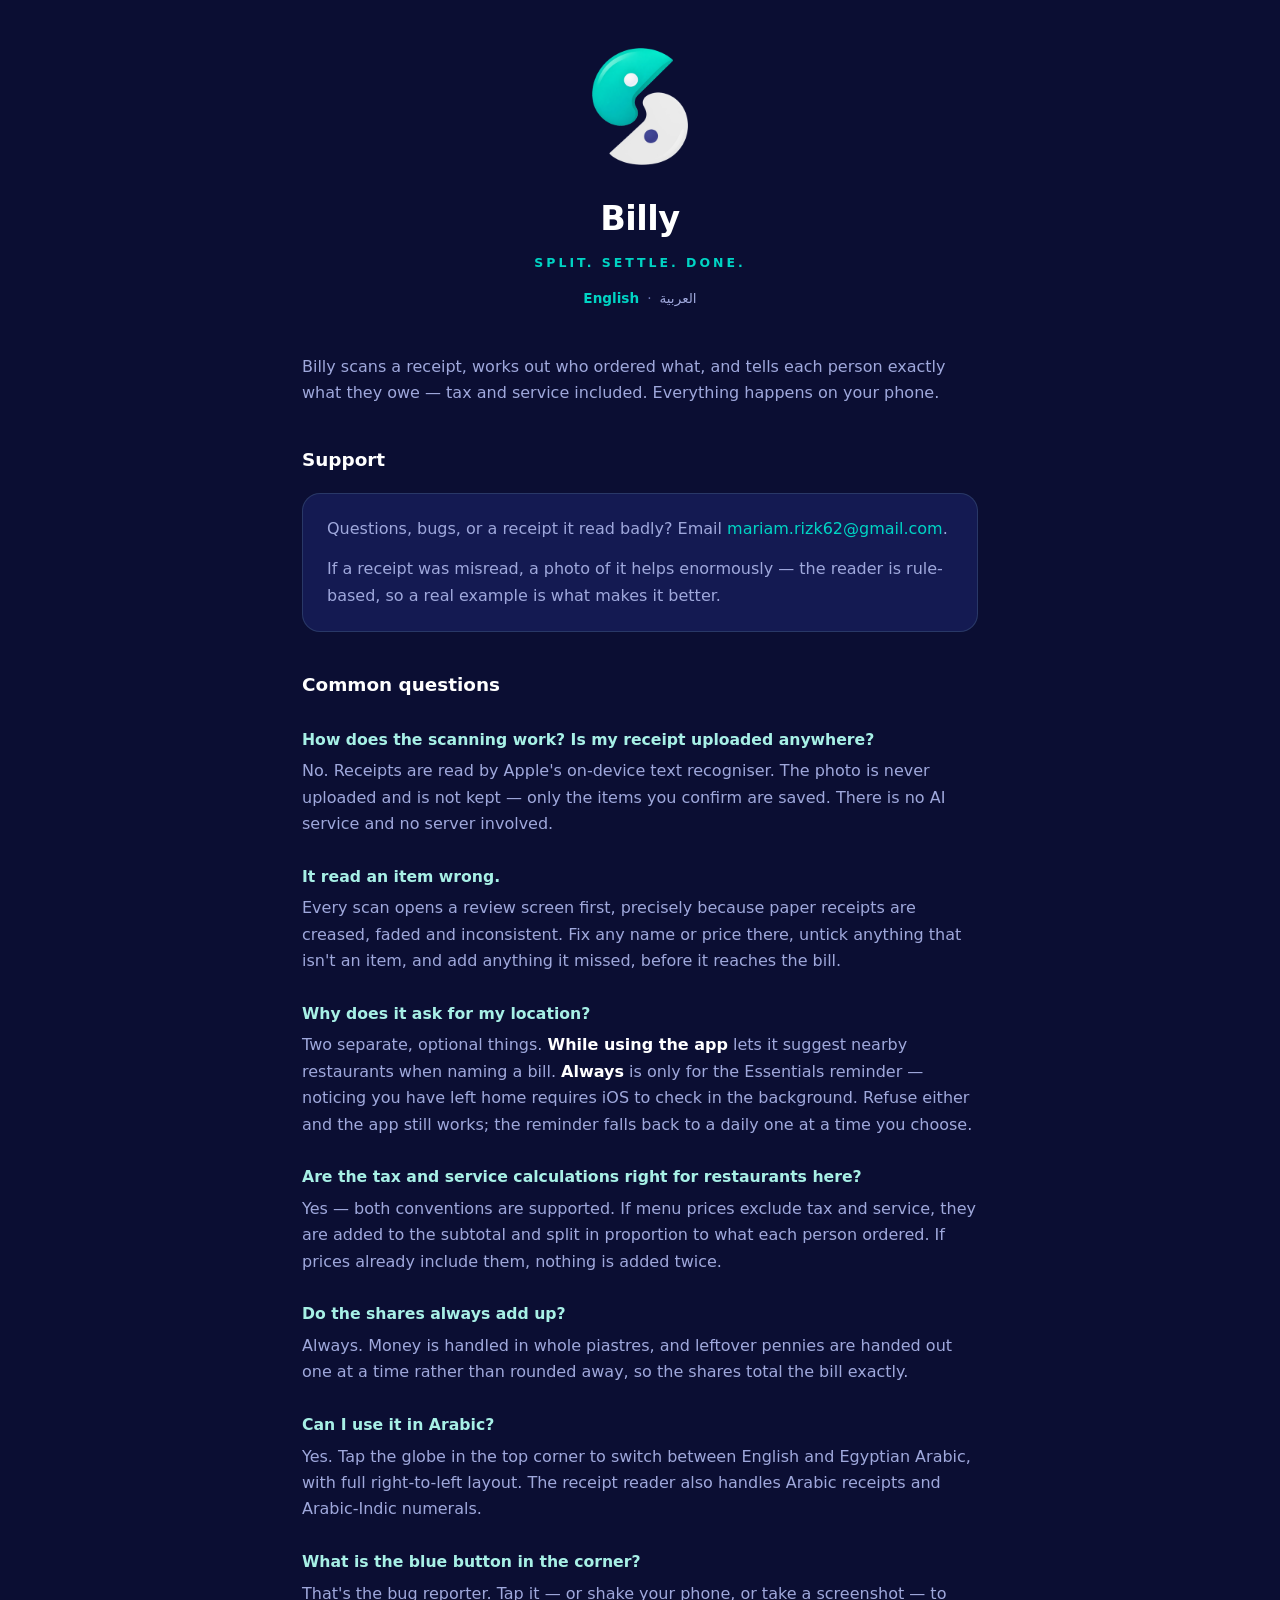
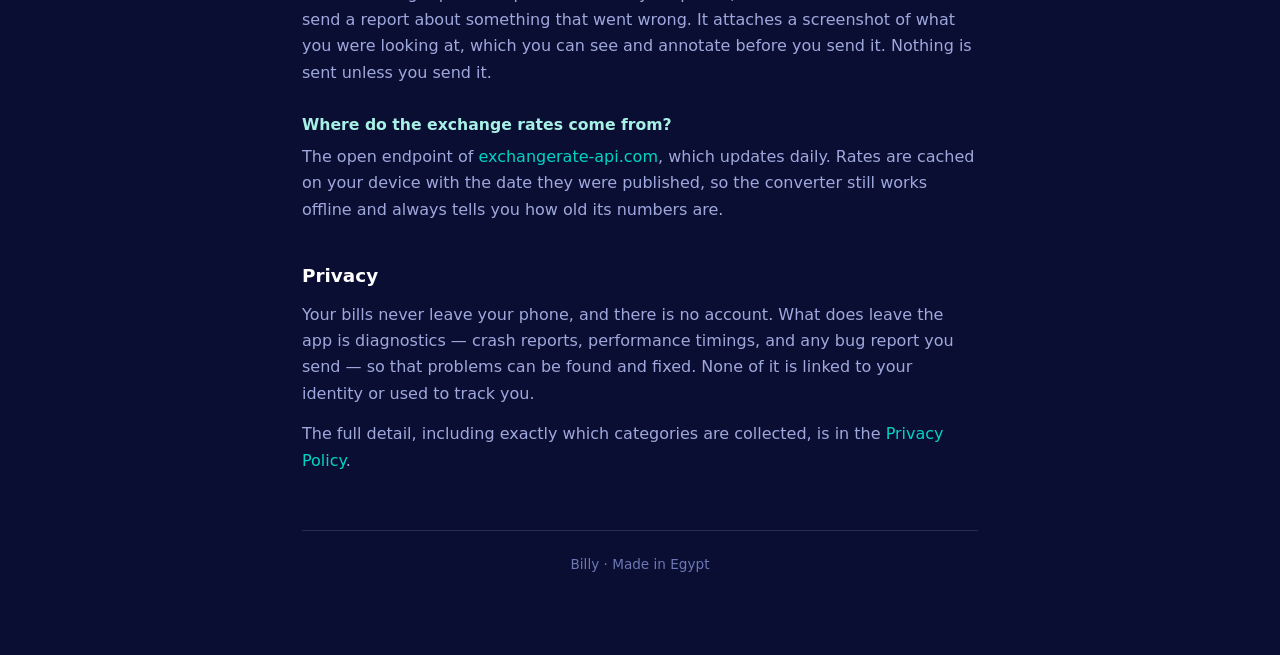
<file: index.html>
<!doctype html>
<html lang="en">
<head>
<meta charset="utf-8">
<meta name="viewport" content="width=device-width, initial-scale=1">
<title>Billy — Support</title>
<meta name="description" content="Support and help for Billy, the receipt-scanning bill splitter.">
<link rel="icon" href="icon.png">
<link rel="stylesheet" href="style.css">
</head>
<body>
<div class="wrap">

  <header>
    <img src="logo.png" alt="Billy">
    <h1>Billy</h1>
    <p class="tagline">Split. Settle. Done.</p>
    <p class="langs"><a class="on" href="index.html">English</a><span>·</span><a href="index-ar.html">العربية</a></p>
  </header>

  <p>Billy scans a receipt, works out who ordered what, and tells each person
  exactly what they owe — tax and service included. Everything happens on your
  phone.</p>

  <h2>Support</h2>
  <div class="card">
    <p>Questions, bugs, or a receipt it read badly? Email
    <a href="mailto:mariam.rizk62@gmail.com">mariam.rizk62@gmail.com</a>.</p>
    <p>If a receipt was misread, a photo of it helps enormously — the reader is
    rule-based, so a real example is what makes it better.</p>
  </div>

  <h2>Common questions</h2>

  <h3>How does the scanning work? Is my receipt uploaded anywhere?</h3>
  <p>No. Receipts are read by Apple's on-device text recogniser. The photo is
  never uploaded and is not kept — only the items you confirm are saved. There is
  no AI service and no server involved.</p>

  <h3>It read an item wrong.</h3>
  <p>Every scan opens a review screen first, precisely because paper receipts are
  creased, faded and inconsistent. Fix any name or price there, untick anything
  that isn't an item, and add anything it missed, before it reaches the bill.</p>

  <h3>Why does it ask for my location?</h3>
  <p>Two separate, optional things. <strong>While using the app</strong> lets it
  suggest nearby restaurants when naming a bill. <strong>Always</strong> is only
  for the Essentials reminder — noticing you have left home requires iOS to check
  in the background. Refuse either and the app still works; the reminder falls
  back to a daily one at a time you choose.</p>

  <h3>Are the tax and service calculations right for restaurants here?</h3>
  <p>Yes — both conventions are supported. If menu prices exclude tax and
  service, they are added to the subtotal and split in proportion to what each
  person ordered. If prices already include them, nothing is added twice.</p>

  <h3>Do the shares always add up?</h3>
  <p>Always. Money is handled in whole piastres, and leftover pennies are handed
  out one at a time rather than rounded away, so the shares total the bill
  exactly.</p>

  <h3>Can I use it in Arabic?</h3>
  <p>Yes. Tap the globe in the top corner to switch between English and Egyptian
  Arabic, with full right-to-left layout. The receipt reader also handles Arabic
  receipts and Arabic-Indic numerals.</p>

  <h3>What is the blue button in the corner?</h3>
  <p>That's the bug reporter. Tap it — or shake your phone, or take a
  screenshot — to send a report about something that went wrong. It attaches a
  screenshot of what you were looking at, which you can see and annotate before
  you send it. Nothing is sent unless you send it.</p>

  <h3>Where do the exchange rates come from?</h3>
  <p>The open endpoint of <a href="https://www.exchangerate-api.com">exchangerate-api.com</a>,
  which updates daily. Rates are cached on your device with the date they were
  published, so the converter still works offline and always tells you how old
  its numbers are.</p>

  <h2>Privacy</h2>
  <p>Your bills never leave your phone, and there is no account. What does
  leave the app is diagnostics — crash reports, performance timings, and any bug
  report you send — so that problems can be found and fixed. None of it is
  linked to your identity or used to track you.</p>
  <p>The full detail, including exactly which categories are collected, is in
  the <a href="privacy.html">Privacy Policy</a>.</p>

  <footer>
    Billy · Made in Egypt
  </footer>

</div>
</body>
</html>
</file>
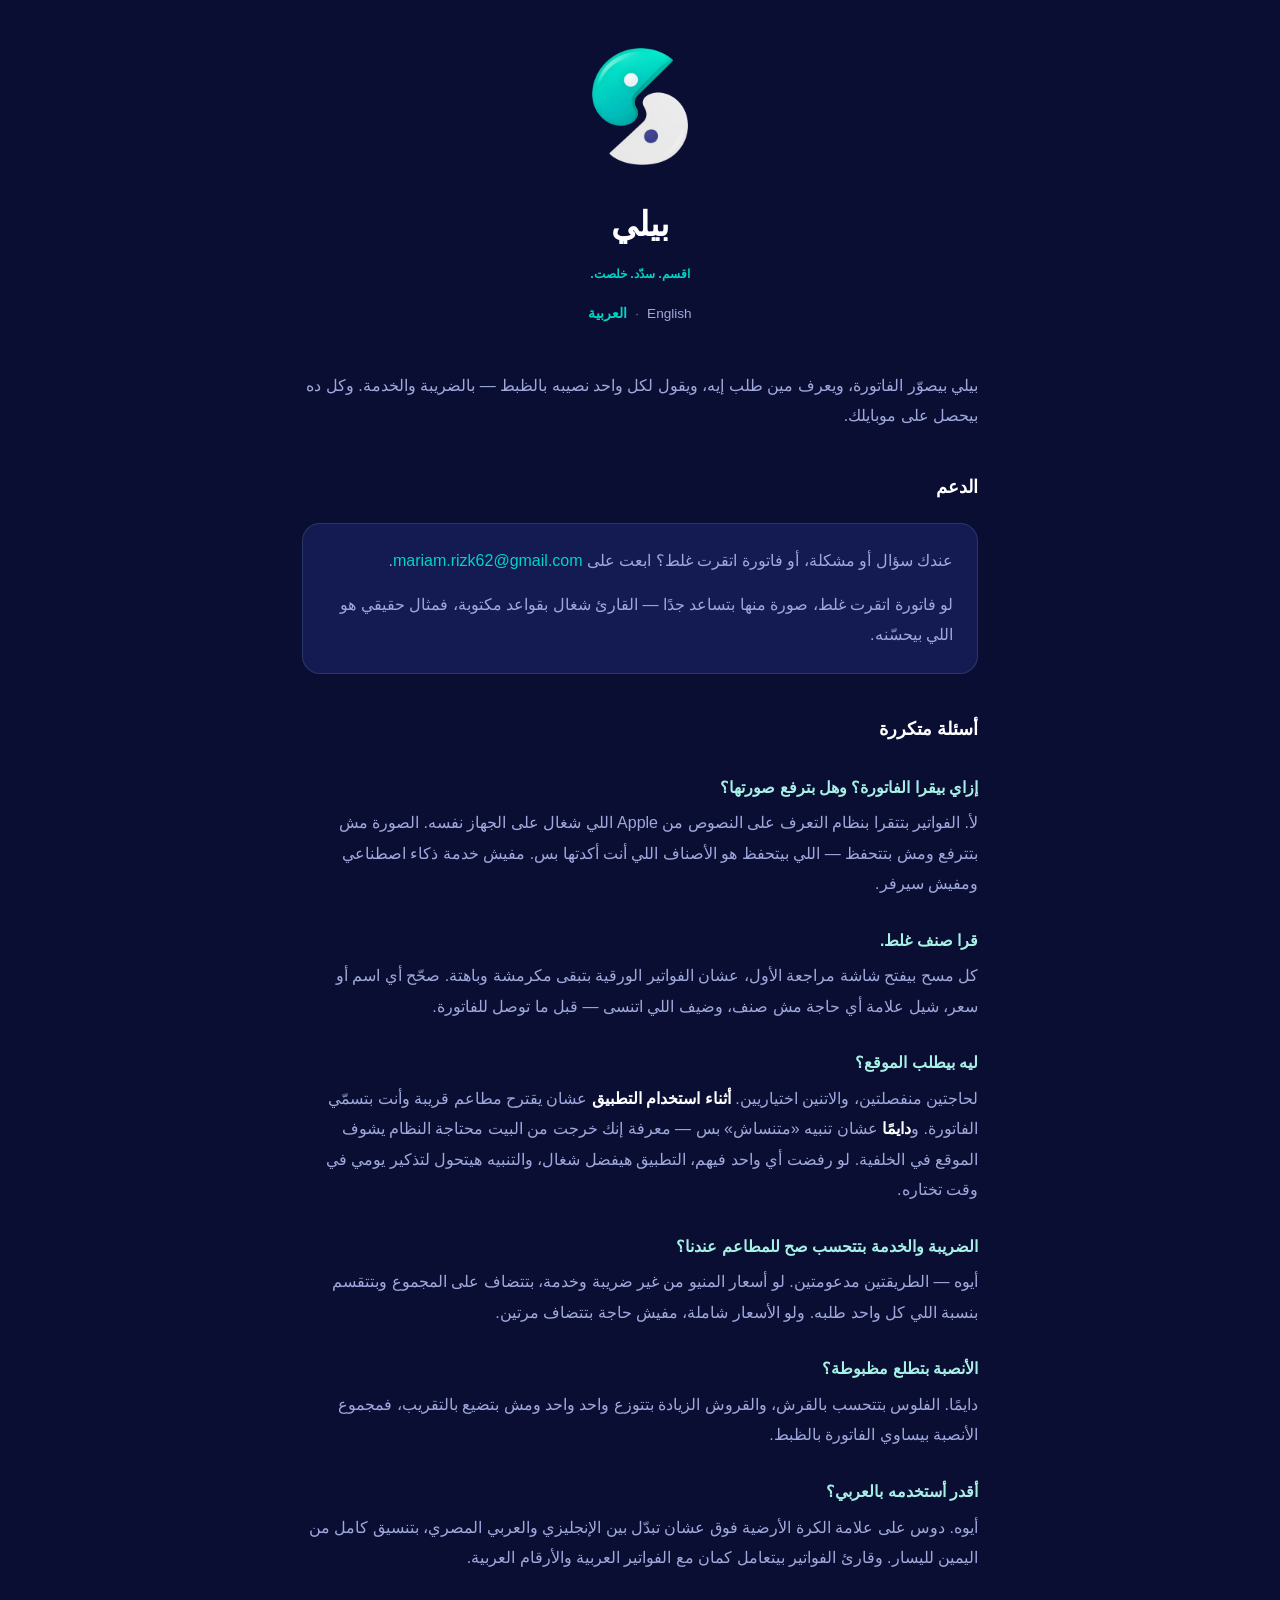
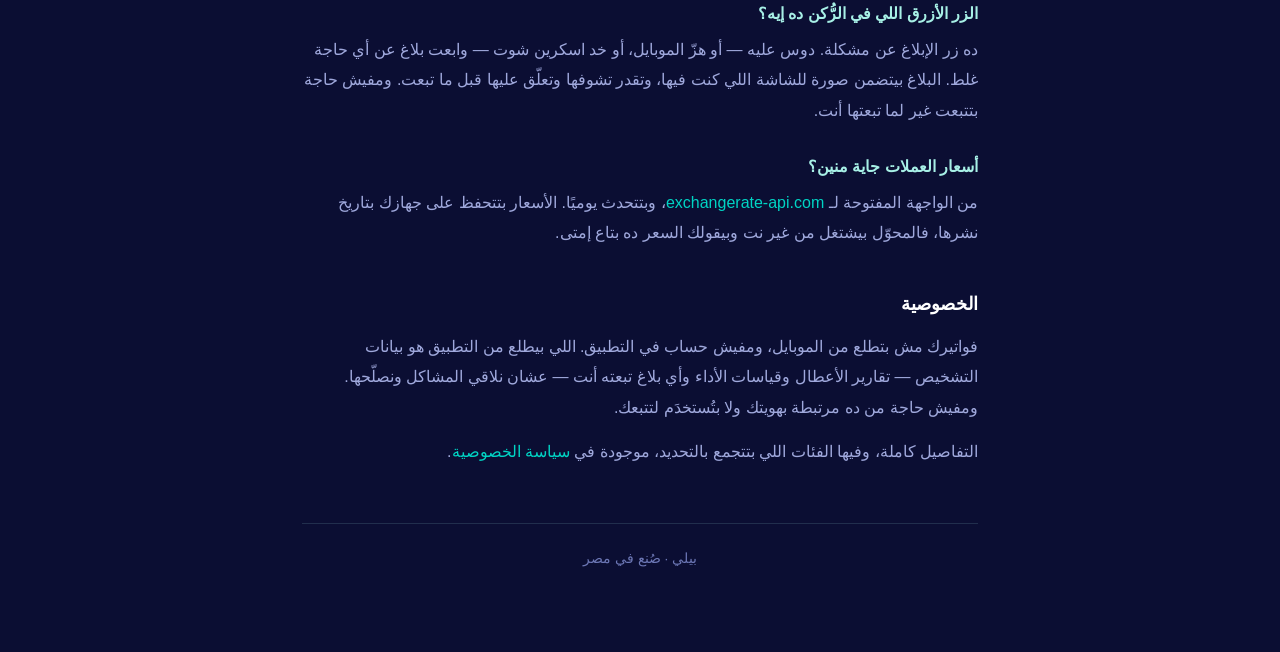
<file: index-ar.html>
<!doctype html>
<html lang="ar" dir="rtl">
<head>
<meta charset="utf-8">
<meta name="viewport" content="width=device-width, initial-scale=1">
<title>بيلي — الدعم</title>
<meta name="description" content="الدعم والمساعدة لتطبيق بيلي، اللي بيصوّر الفاتورة ويقسمها.">
<link rel="icon" href="icon.png">
<link rel="stylesheet" href="style.css">
</head>
<body>
<div class="wrap">

  <header>
    <img src="logo.png" alt="Billy">
    <h1>بيلي</h1>
    <p class="tagline">اقسم. سدّد. خلصت.</p>
    <p class="langs"><a href="index.html">English</a><span>·</span><a class="on" href="index-ar.html">العربية</a></p>
  </header>

  <p>بيلي بيصوّر الفاتورة، ويعرف مين طلب إيه، ويقول لكل واحد نصيبه بالظبط —
  بالضريبة والخدمة. وكل ده بيحصل على موبايلك.</p>

  <h2>الدعم</h2>
  <div class="card">
    <p>عندك سؤال أو مشكلة، أو فاتورة اتقرت غلط؟ ابعت على
    <a href="mailto:mariam.rizk62@gmail.com">mariam.rizk62@gmail.com</a>.</p>
    <p>لو فاتورة اتقرت غلط، صورة منها بتساعد جدًا — القارئ شغال بقواعد مكتوبة،
    فمثال حقيقي هو اللي بيحسّنه.</p>
  </div>

  <h2>أسئلة متكررة</h2>

  <h3>إزاي بيقرا الفاتورة؟ وهل بترفع صورتها؟</h3>
  <p>لأ. الفواتير بتتقرا بنظام التعرف على النصوص من Apple اللي شغال على الجهاز
  نفسه. الصورة مش بتترفع ومش بتتحفظ — اللي بيتحفظ هو الأصناف اللي أنت أكدتها بس.
  مفيش خدمة ذكاء اصطناعي ومفيش سيرفر.</p>

  <h3>قرا صنف غلط.</h3>
  <p>كل مسح بيفتح شاشة مراجعة الأول، عشان الفواتير الورقية بتبقى مكرمشة وباهتة.
  صحّح أي اسم أو سعر، شيل علامة أي حاجة مش صنف، وضيف اللي اتنسى — قبل ما توصل
  للفاتورة.</p>

  <h3>ليه بيطلب الموقع؟</h3>
  <p>لحاجتين منفصلتين، والاتنين اختياريين. <strong>أثناء استخدام التطبيق</strong>
  عشان يقترح مطاعم قريبة وأنت بتسمّي الفاتورة. و<strong>دايمًا</strong> عشان
  تنبيه «متنساش» بس — معرفة إنك خرجت من البيت محتاجة النظام يشوف الموقع في
  الخلفية. لو رفضت أي واحد فيهم، التطبيق هيفضل شغال، والتنبيه هيتحول لتذكير يومي
  في وقت تختاره.</p>

  <h3>الضريبة والخدمة بتتحسب صح للمطاعم عندنا؟</h3>
  <p>أيوه — الطريقتين مدعومتين. لو أسعار المنيو من غير ضريبة وخدمة، بتتضاف على
  المجموع وبتتقسم بنسبة اللي كل واحد طلبه. ولو الأسعار شاملة، مفيش حاجة بتتضاف
  مرتين.</p>

  <h3>الأنصبة بتطلع مظبوطة؟</h3>
  <p>دايمًا. الفلوس بتتحسب بالقرش، والقروش الزيادة بتتوزع واحد واحد ومش بتضيع
  بالتقريب، فمجموع الأنصبة بيساوي الفاتورة بالظبط.</p>

  <h3>أقدر أستخدمه بالعربي؟</h3>
  <p>أيوه. دوس على علامة الكرة الأرضية فوق عشان تبدّل بين الإنجليزي والعربي
  المصري، بتنسيق كامل من اليمين لليسار. وقارئ الفواتير بيتعامل كمان مع الفواتير
  العربية والأرقام العربية.</p>

  <h3>الزر الأزرق اللي في الرُّكن ده إيه؟</h3>
  <p>ده زر الإبلاغ عن مشكلة. دوس عليه — أو هزّ الموبايل، أو خد اسكرين شوت —
  وابعت بلاغ عن أي حاجة غلط. البلاغ بيتضمن صورة للشاشة اللي كنت فيها، وتقدر
  تشوفها وتعلّق عليها قبل ما تبعت. ومفيش حاجة بتتبعت غير لما تبعتها أنت.</p>

  <h3>أسعار العملات جاية منين؟</h3>
  <p>من الواجهة المفتوحة لـ
  <a href="https://www.exchangerate-api.com">exchangerate-api.com</a>، وبتتحدث
  يوميًا. الأسعار بتتحفظ على جهازك بتاريخ نشرها، فالمحوّل بيشتغل من غير نت
  وبيقولك السعر ده بتاع إمتى.</p>

  <h2>الخصوصية</h2>
  <p>فواتيرك مش بتطلع من الموبايل، ومفيش حساب في التطبيق. اللي بيطلع من التطبيق
  هو بيانات التشخيص — تقارير الأعطال وقياسات الأداء وأي بلاغ تبعته أنت — عشان
  نلاقي المشاكل ونصلّحها. ومفيش حاجة من ده مرتبطة بهويتك ولا بتُستخدَم لتتبعك.</p>
  <p>التفاصيل كاملة، وفيها الفئات اللي بتتجمع بالتحديد، موجودة في
  <a href="privacy-ar.html">سياسة الخصوصية</a>.</p>

  <footer>
    بيلي · صُنع في مصر
  </footer>

</div>
</body>
</html>
</file>
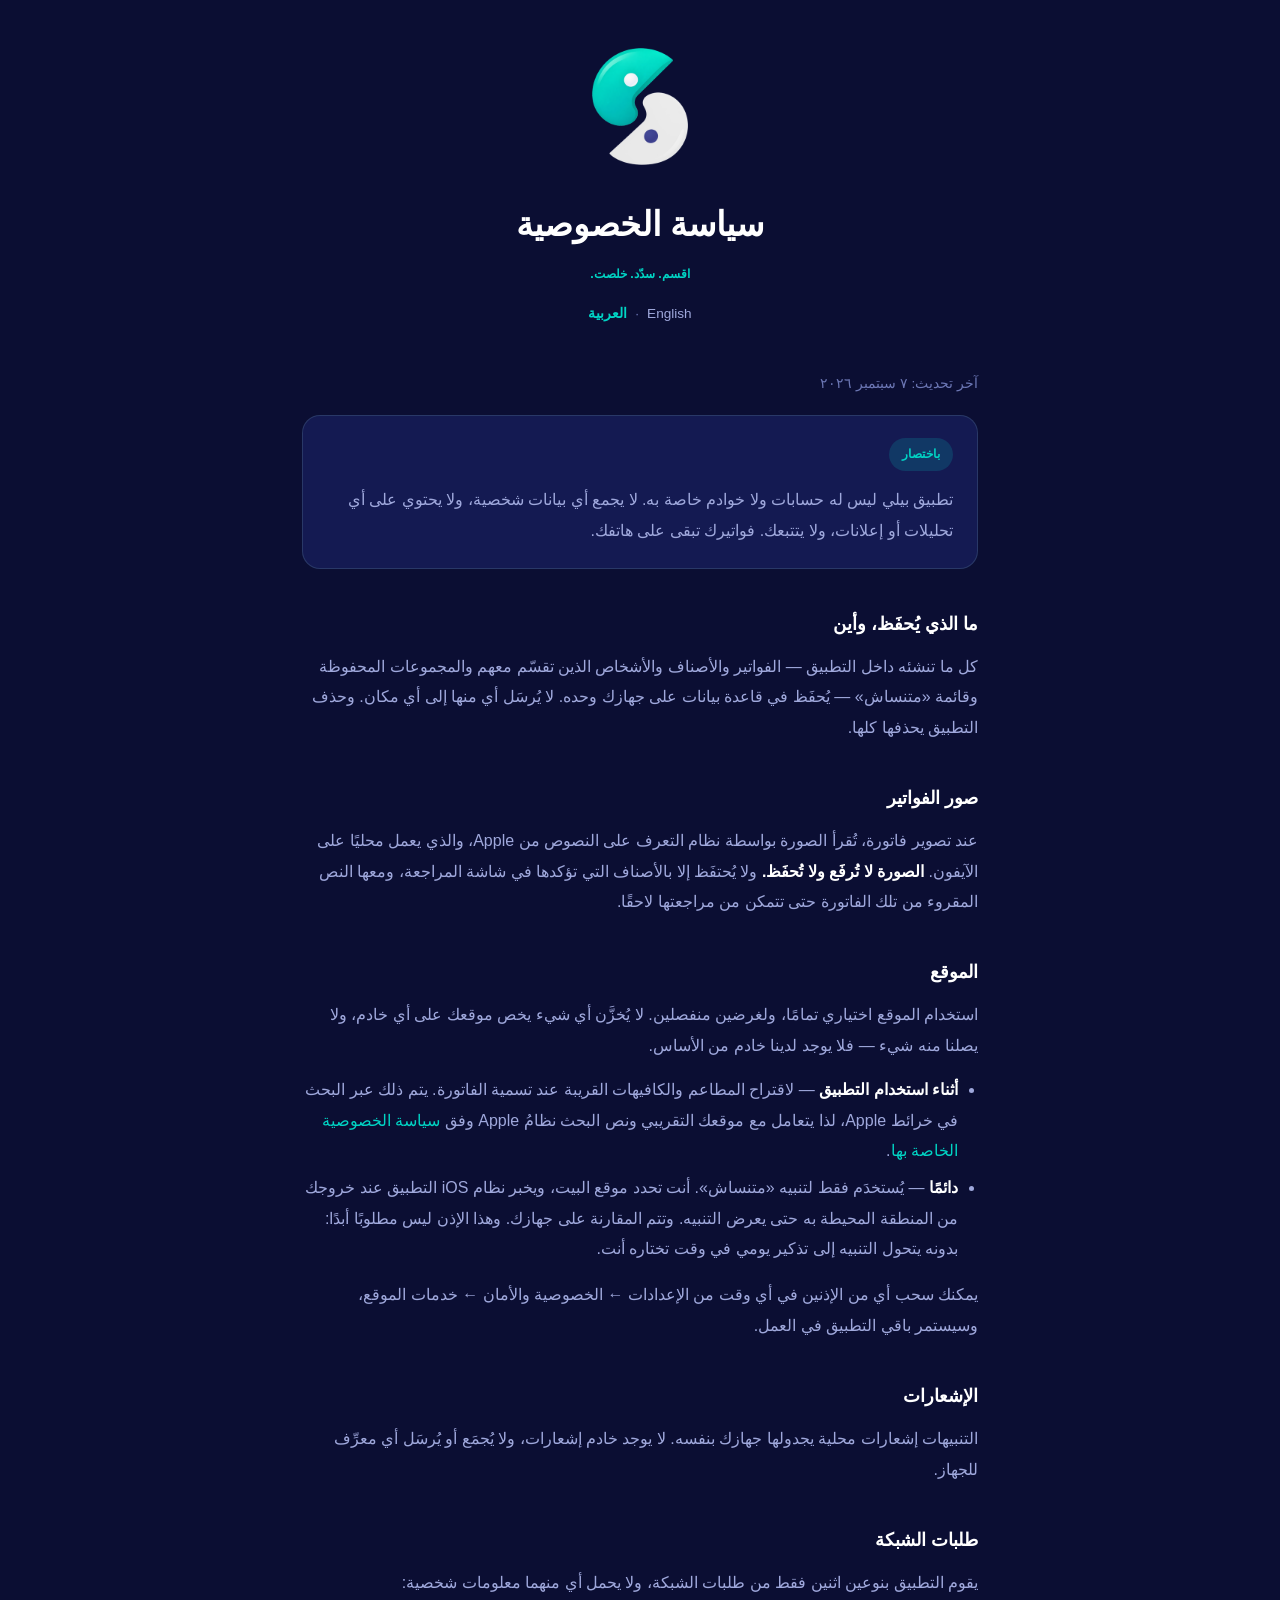
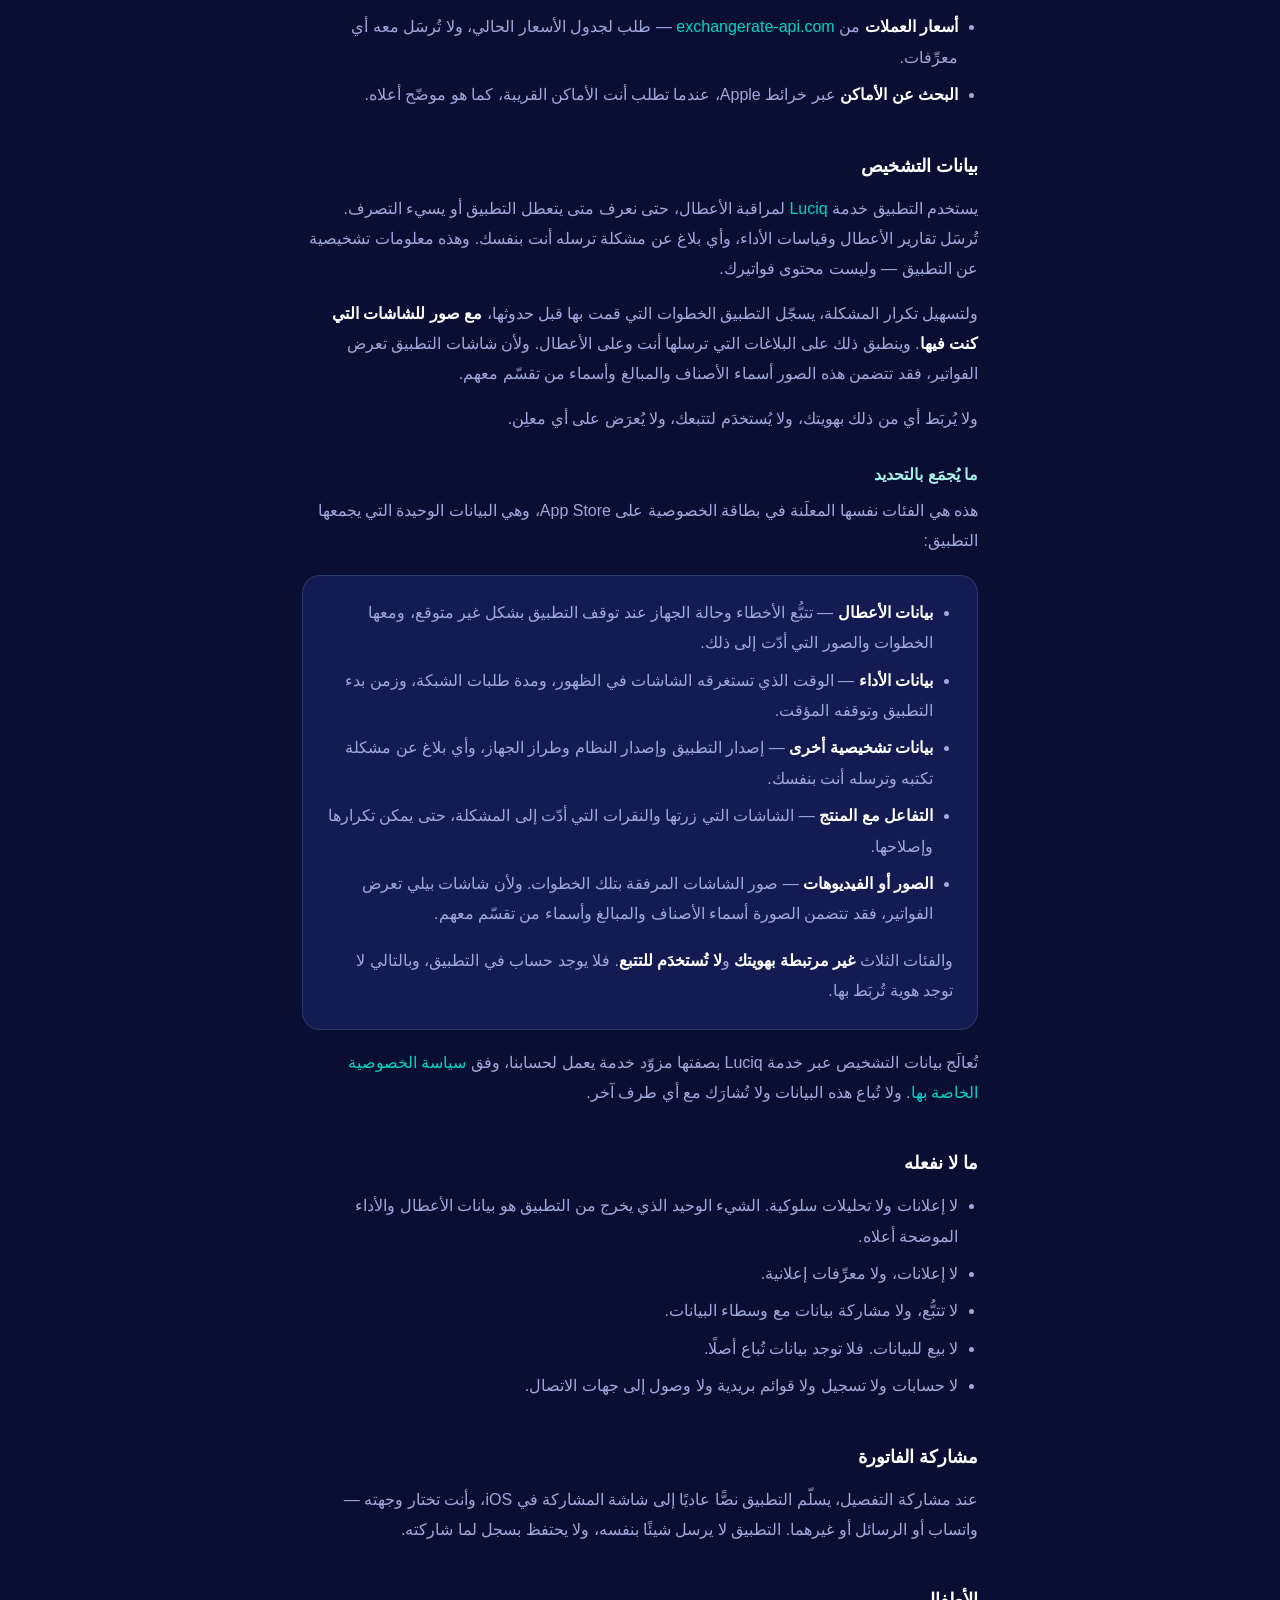
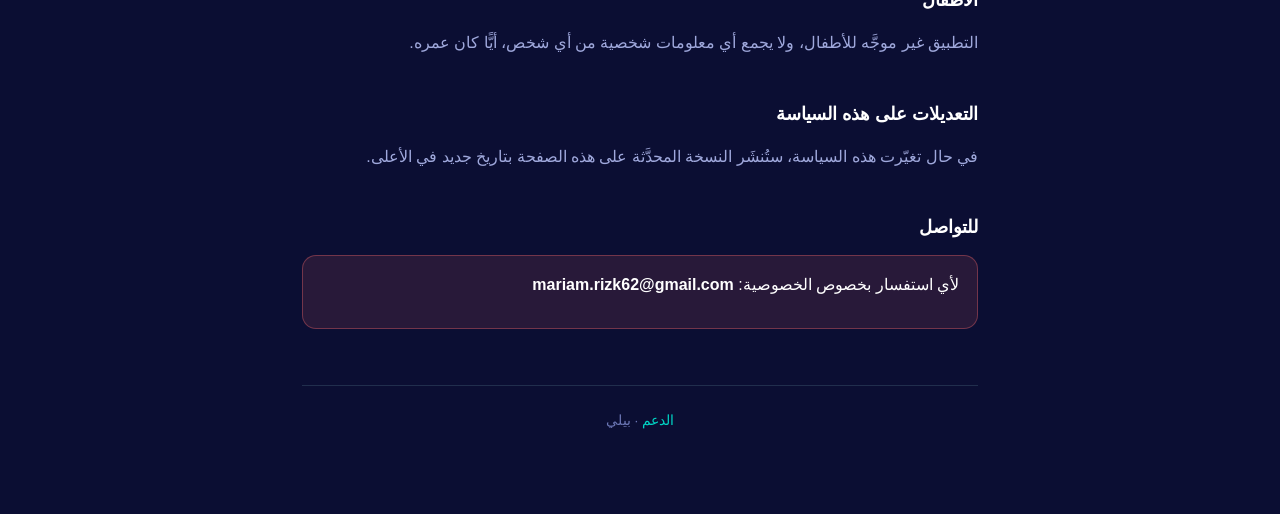
<file: privacy-ar.html>
<!doctype html>
<html lang="ar" dir="rtl">
<head>
<meta charset="utf-8">
<meta name="viewport" content="width=device-width, initial-scale=1">
<title>بيلي — سياسة الخصوصية</title>
<meta name="description" content="سياسة الخصوصية لتطبيق بيلي. من غير حسابات ولا تتبع، بيانات تشخيص فقط.">
<link rel="icon" href="icon.png">
<link rel="stylesheet" href="style.css">
</head>
<body>
<div class="wrap">

  <header>
    <img src="logo.png" alt="Billy">
    <h1>سياسة الخصوصية</h1>
    <p class="tagline">اقسم. سدّد. خلصت.</p>
    <p class="langs"><a href="privacy.html">English</a><span>·</span><a class="on" href="privacy-ar.html">العربية</a></p>
  </header>

  <p class="date">آخر تحديث: ٧ سبتمبر ٢٠٢٦</p>

  <div class="card">
    <span class="pill">باختصار</span>
    <p style="margin-top:14px">تطبيق بيلي ليس له حسابات ولا خوادم خاصة به.
    لا يجمع أي بيانات شخصية، ولا يحتوي على أي تحليلات أو إعلانات، ولا يتتبعك.
    فواتيرك تبقى على هاتفك.</p>
  </div>

  <h2>ما الذي يُحفَظ، وأين</h2>
  <p>كل ما تنشئه داخل التطبيق — الفواتير والأصناف والأشخاص الذين تقسّم معهم
  والمجموعات المحفوظة وقائمة «متنساش» — يُحفَظ في قاعدة بيانات على جهازك وحده.
  لا يُرسَل أي منها إلى أي مكان. وحذف التطبيق يحذفها كلها.</p>

  <h2>صور الفواتير</h2>
  <p>عند تصوير فاتورة، تُقرأ الصورة بواسطة نظام التعرف على النصوص من Apple،
  والذي يعمل محليًا على الآيفون. <strong>الصورة لا تُرفَع ولا تُحفَظ.</strong>
  ولا يُحتفَظ إلا بالأصناف التي تؤكدها في شاشة المراجعة، ومعها النص المقروء من
  تلك الفاتورة حتى تتمكن من مراجعتها لاحقًا.</p>

  <h2>الموقع</h2>
  <p>استخدام الموقع اختياري تمامًا، ولغرضين منفصلين. لا يُخزَّن أي شيء يخص موقعك
  على أي خادم، ولا يصلنا منه شيء — فلا يوجد لدينا خادم من الأساس.</p>
  <ul>
    <li><strong>أثناء استخدام التطبيق</strong> — لاقتراح المطاعم والكافيهات
    القريبة عند تسمية الفاتورة. يتم ذلك عبر البحث في خرائط Apple، لذا يتعامل
    مع موقعك التقريبي ونص البحث نظامُ Apple وفق
    <a href="https://www.apple.com/legal/privacy/">سياسة الخصوصية الخاصة بها</a>.</li>
    <li><strong>دائمًا</strong> — يُستخدَم فقط لتنبيه «متنساش». أنت تحدد موقع
    البيت، ويخبر نظام iOS التطبيق عند خروجك من المنطقة المحيطة به حتى يعرض
    التنبيه. وتتم المقارنة على جهازك. وهذا الإذن ليس مطلوبًا أبدًا: بدونه يتحول
    التنبيه إلى تذكير يومي في وقت تختاره أنت.</li>
  </ul>
  <p>يمكنك سحب أي من الإذنين في أي وقت من الإعدادات ← الخصوصية والأمان ← خدمات
  الموقع، وسيستمر باقي التطبيق في العمل.</p>

  <h2>الإشعارات</h2>
  <p>التنبيهات إشعارات محلية يجدولها جهازك بنفسه. لا يوجد خادم إشعارات، ولا
  يُجمَع أو يُرسَل أي معرِّف للجهاز.</p>

  <h2>طلبات الشبكة</h2>
  <p>يقوم التطبيق بنوعين اثنين فقط من طلبات الشبكة، ولا يحمل أي منهما معلومات
  شخصية:</p>
  <ul>
    <li><strong>أسعار العملات</strong> من
    <a href="https://www.exchangerate-api.com">exchangerate-api.com</a> — طلب
    لجدول الأسعار الحالي، ولا تُرسَل معه أي معرِّفات.</li>
    <li><strong>البحث عن الأماكن</strong> عبر خرائط Apple، عندما تطلب أنت
    الأماكن القريبة، كما هو موضّح أعلاه.</li>
  </ul>

  <h2>بيانات التشخيص</h2>
  <p>يستخدم التطبيق خدمة <a href="https://luciq.ai">Luciq</a> لمراقبة الأعطال،
  حتى نعرف متى يتعطل التطبيق أو يسيء التصرف. تُرسَل تقارير الأعطال وقياسات
  الأداء، وأي بلاغ عن مشكلة ترسله أنت بنفسك. وهذه معلومات تشخيصية عن التطبيق —
  وليست محتوى فواتيرك.</p>
  <p>ولتسهيل تكرار المشكلة، يسجّل التطبيق الخطوات التي قمت بها قبل حدوثها،
  <strong>مع صور للشاشات التي كنت فيها</strong>. وينطبق ذلك على البلاغات التي
  ترسلها أنت وعلى الأعطال. ولأن شاشات التطبيق تعرض الفواتير، فقد تتضمن هذه
  الصور أسماء الأصناف والمبالغ وأسماء من تقسّم معهم.</p>
  <p>ولا يُربَط أي من ذلك بهويتك، ولا يُستخدَم لتتبعك، ولا يُعرَض على أي
  معلِن.</p>

  <h3>ما يُجمَع بالتحديد</h3>
  <p>هذه هي الفئات نفسها المعلَنة في بطاقة الخصوصية على App Store، وهي البيانات
  الوحيدة التي يجمعها التطبيق:</p>
  <div class="card">
    <ul>
      <li><strong>بيانات الأعطال</strong> — تتبُّع الأخطاء وحالة الجهاز عند
      توقف التطبيق بشكل غير متوقع، ومعها الخطوات والصور التي أدّت إلى ذلك.</li>
      <li><strong>بيانات الأداء</strong> — الوقت الذي تستغرقه الشاشات في
      الظهور، ومدة طلبات الشبكة، وزمن بدء التطبيق وتوقفه المؤقت.</li>
      <li><strong>بيانات تشخيصية أخرى</strong> — إصدار التطبيق وإصدار النظام
      وطراز الجهاز، وأي بلاغ عن مشكلة تكتبه وترسله أنت بنفسك.</li>
      <li><strong>التفاعل مع المنتج</strong> — الشاشات التي زرتها والنقرات التي
      أدّت إلى المشكلة، حتى يمكن تكرارها وإصلاحها.</li>
      <li><strong>الصور أو الفيديوهات</strong> — صور الشاشات المرفقة بتلك
      الخطوات. ولأن شاشات بيلي تعرض الفواتير، فقد تتضمن الصورة أسماء الأصناف
      والمبالغ وأسماء من تقسّم معهم.</li>
    </ul>
    <p>والفئات الثلاث <strong>غير مرتبطة بهويتك</strong>
    و<strong>لا تُستخدَم للتتبع</strong>. فلا يوجد حساب في التطبيق، وبالتالي لا
    توجد هوية تُربَط بها.</p>
  </div>
  <p>تُعالَج بيانات التشخيص عبر خدمة Luciq بصفتها مزوّد خدمة يعمل لحسابنا، وفق
  <a href="https://www.luciq.ai/privacy-policy">سياسة الخصوصية الخاصة بها</a>.
  ولا تُباع هذه البيانات ولا تُشارَك مع أي طرف آخر.</p>

  <h2>ما لا نفعله</h2>
  <ul>
    <li>لا إعلانات ولا تحليلات سلوكية. الشيء الوحيد الذي يخرج من التطبيق هو
    بيانات الأعطال والأداء الموضحة أعلاه.</li>
    <li>لا إعلانات، ولا معرِّفات إعلانية.</li>
    <li>لا تتبُّع، ولا مشاركة بيانات مع وسطاء البيانات.</li>
    <li>لا بيع للبيانات. فلا توجد بيانات تُباع أصلًا.</li>
    <li>لا حسابات ولا تسجيل ولا قوائم بريدية ولا وصول إلى جهات الاتصال.</li>
  </ul>

  <h2>مشاركة الفاتورة</h2>
  <p>عند مشاركة التفصيل، يسلّم التطبيق نصًّا عاديًا إلى شاشة المشاركة في iOS،
  وأنت تختار وجهته — واتساب أو الرسائل أو غيرهما. التطبيق لا يرسل شيئًا بنفسه،
  ولا يحتفظ بسجل لما شاركته.</p>

  <h2>الأطفال</h2>
  <p>التطبيق غير موجَّه للأطفال، ولا يجمع أي معلومات شخصية من أي شخص، أيًّا كان
  عمره.</p>

  <h2>التعديلات على هذه السياسة</h2>
  <p>في حال تغيّرت هذه السياسة، ستُنشَر النسخة المحدَّثة على هذه الصفحة بتاريخ
  جديد في الأعلى.</p>

  <h2>للتواصل</h2>
  <div class="notice">
    <p>لأي استفسار بخصوص الخصوصية: <strong>mariam.rizk62@gmail.com</strong></p>
  </div>

  <footer>
    <a href="index-ar.html">الدعم</a> · بيلي
  </footer>

</div>
</body>
</html>
</file>
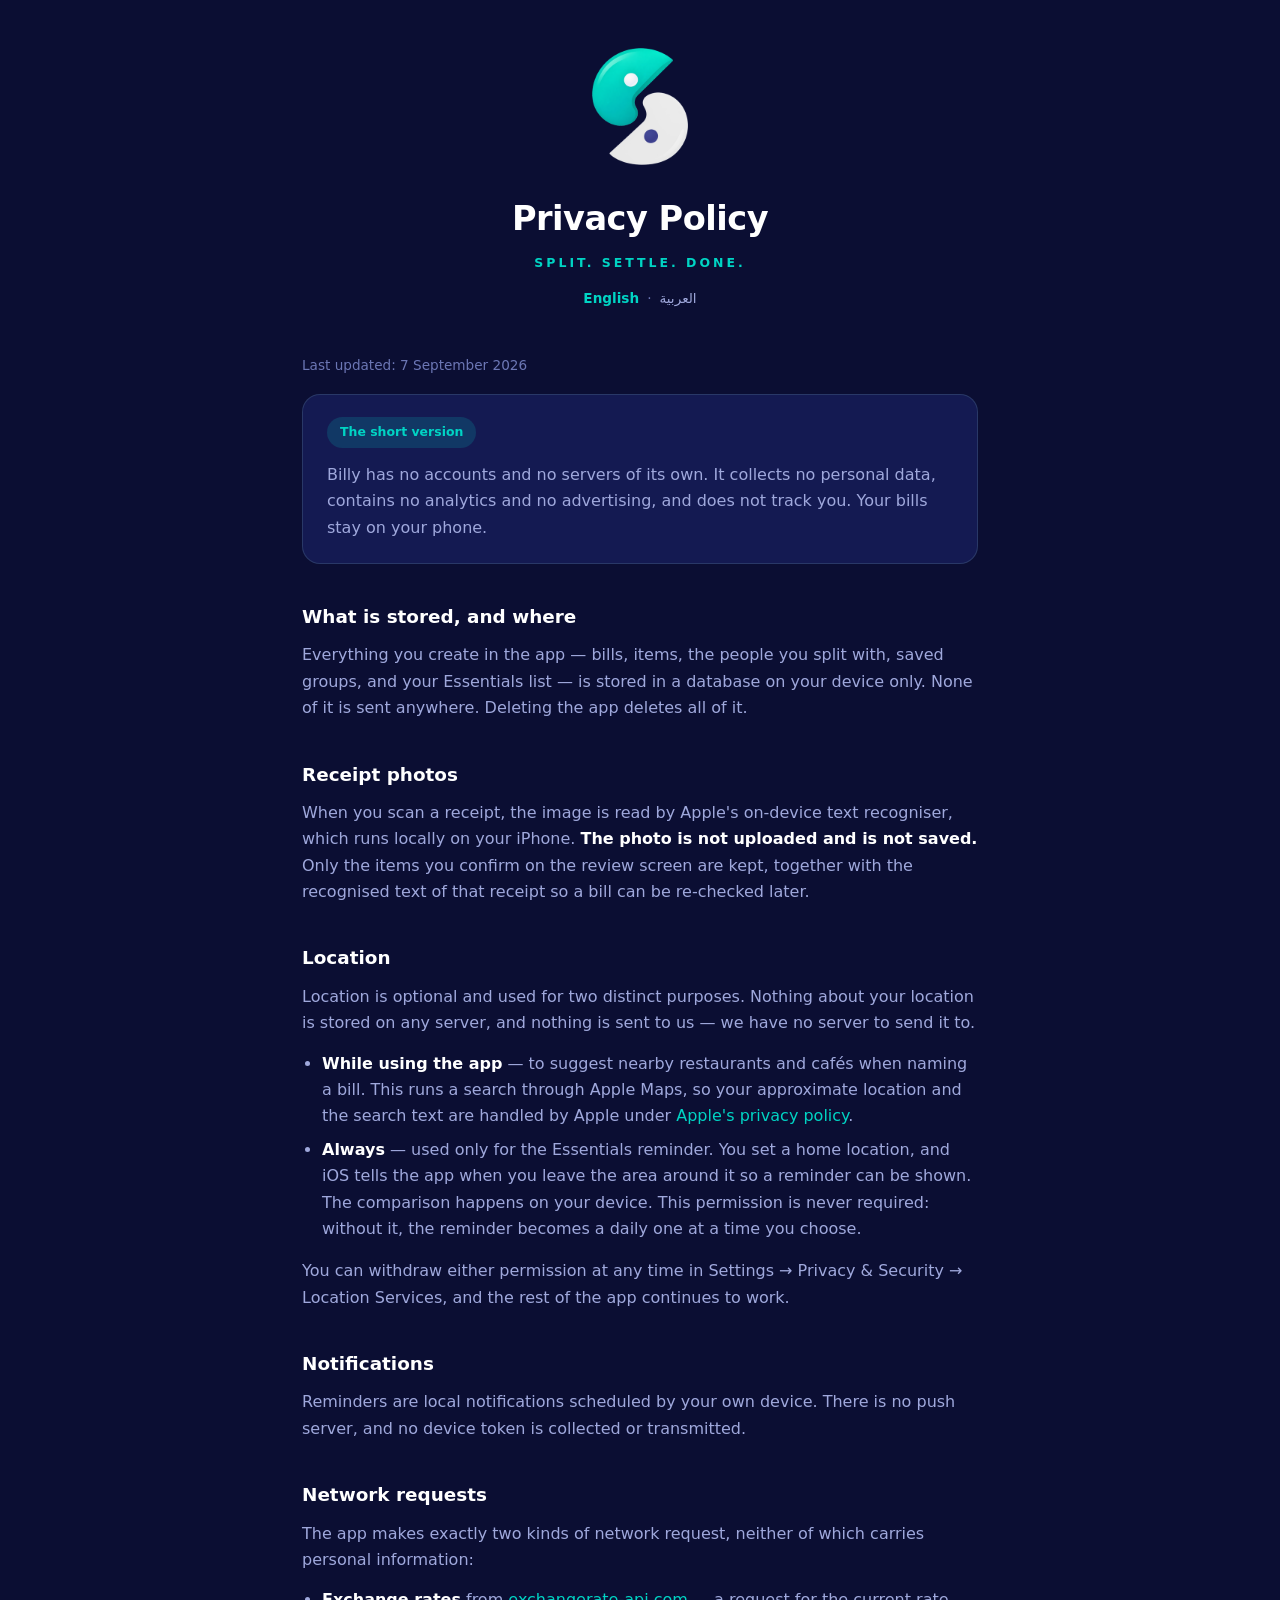
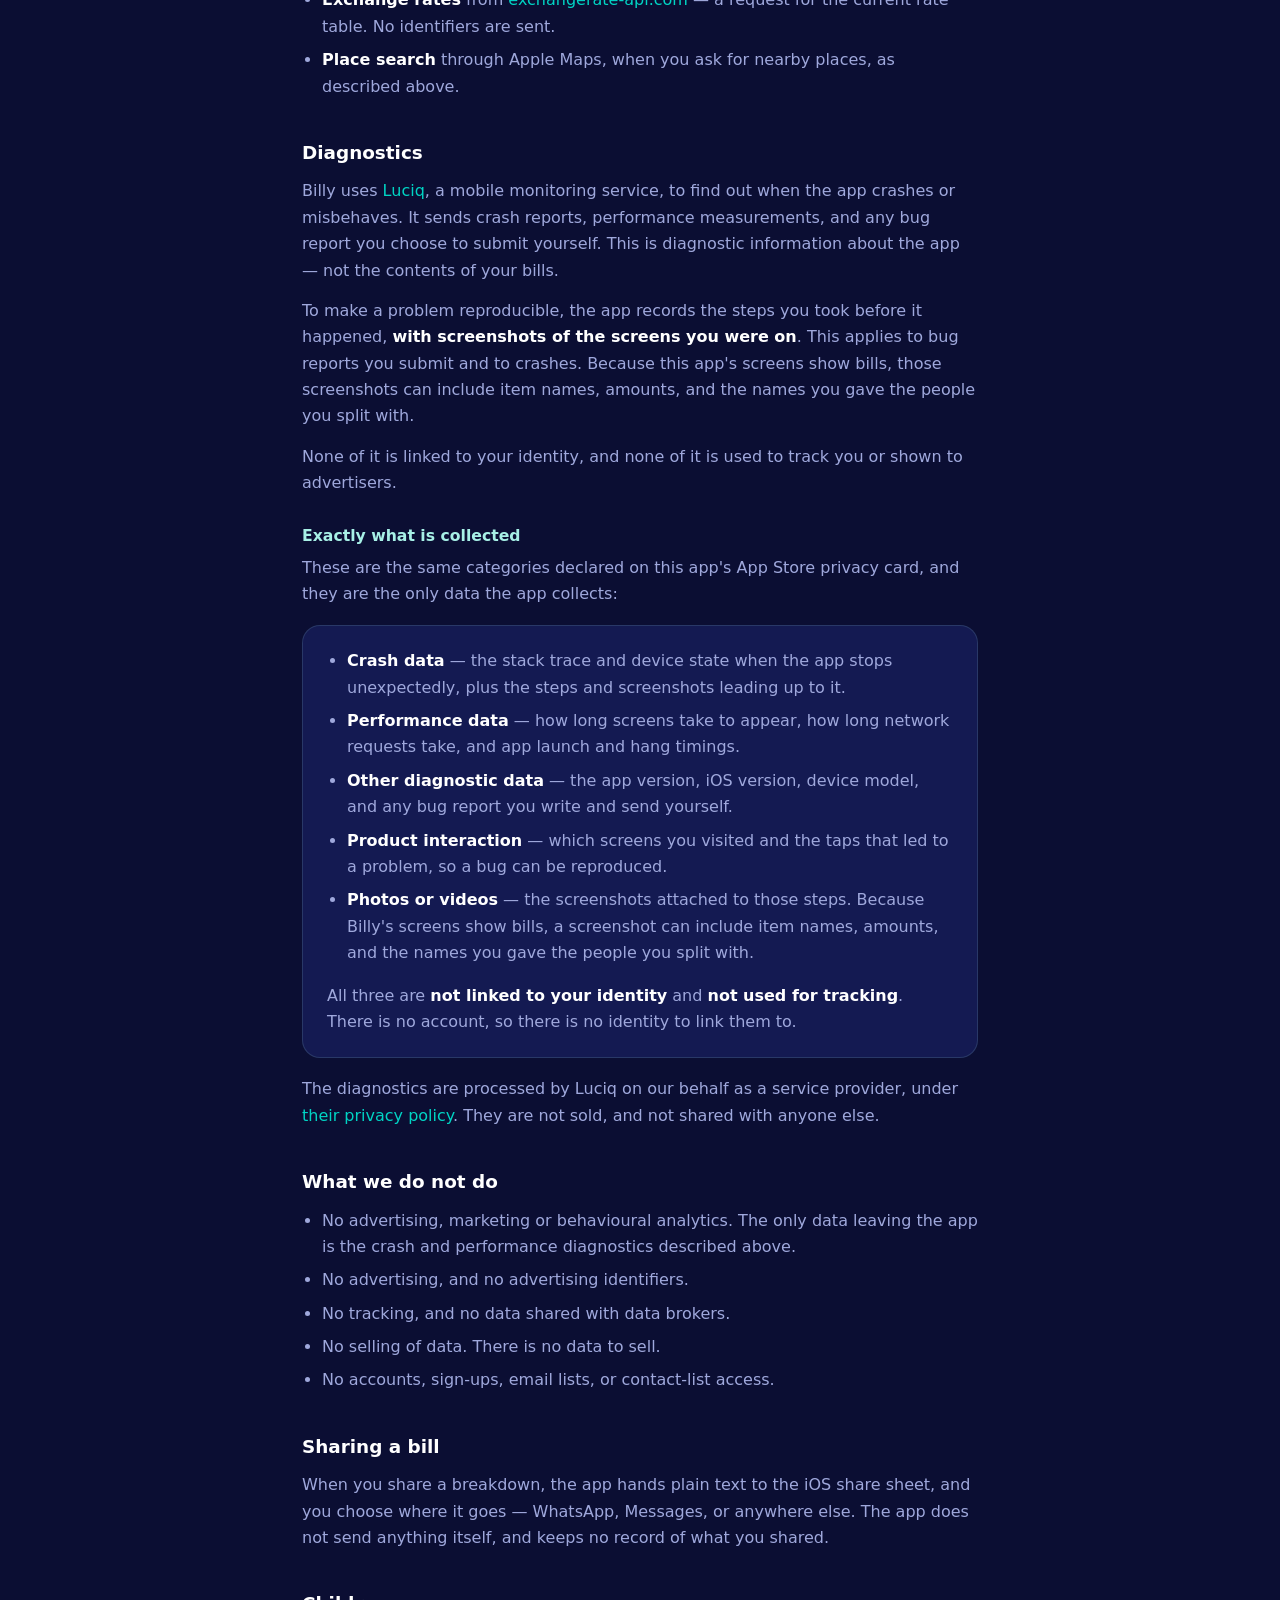
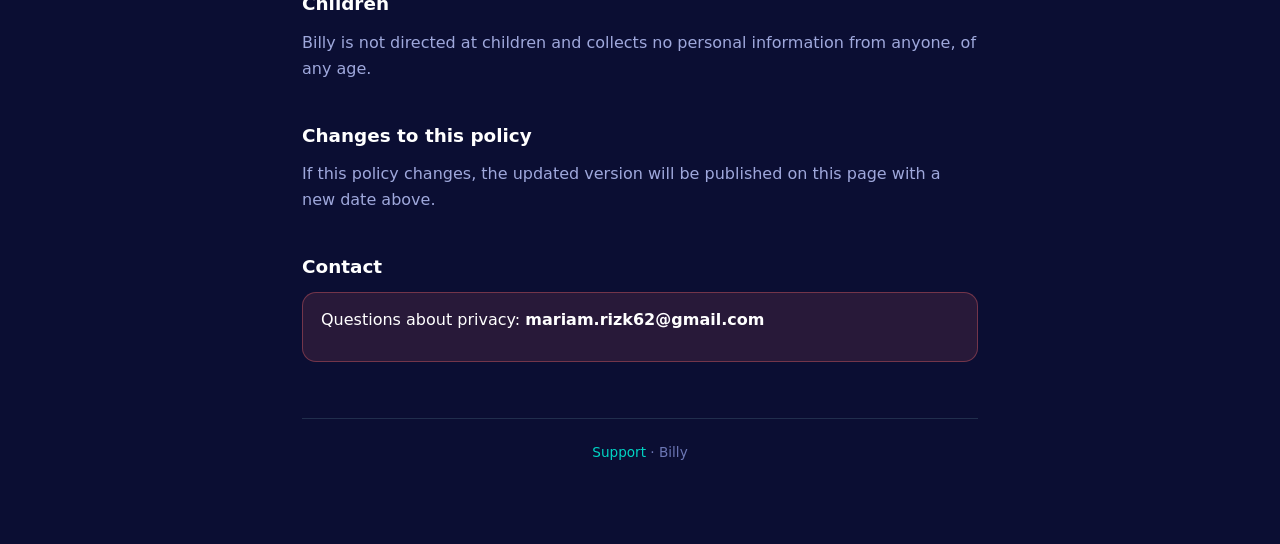
<file: privacy.html>
<!doctype html>
<html lang="en">
<head>
<meta charset="utf-8">
<meta name="viewport" content="width=device-width, initial-scale=1">
<title>Billy — Privacy Policy</title>
<meta name="description" content="Privacy policy for Billy. No accounts, no tracking, diagnostics only.">
<link rel="icon" href="icon.png">
<link rel="stylesheet" href="style.css">
</head>
<body>
<div class="wrap">

  <header>
    <img src="logo.png" alt="Billy">
    <h1>Privacy Policy</h1>
    <p class="tagline">Split. Settle. Done.</p>
    <p class="langs"><a class="on" href="privacy.html">English</a><span>·</span><a href="privacy-ar.html">العربية</a></p>
  </header>

  <p class="date">Last updated: 7 September 2026</p>

  <div class="card">
    <span class="pill">The short version</span>
    <p style="margin-top:14px">Billy has no accounts and no servers of its
    own. It collects no personal data, contains no analytics and no advertising,
    and does not track you. Your bills stay on your phone.</p>
  </div>

  <h2>What is stored, and where</h2>
  <p>Everything you create in the app — bills, items, the people you split with,
  saved groups, and your Essentials list — is stored in a database on your device
  only. None of it is sent anywhere. Deleting the app deletes all of it.</p>

  <h2>Receipt photos</h2>
  <p>When you scan a receipt, the image is read by Apple's on-device text
  recogniser, which runs locally on your iPhone. <strong>The photo is not
  uploaded and is not saved.</strong> Only the items you confirm on the review
  screen are kept, together with the recognised text of that receipt so a bill
  can be re-checked later.</p>

  <h2>Location</h2>
  <p>Location is optional and used for two distinct purposes. Nothing about your
  location is stored on any server, and nothing is sent to us — we have no server
  to send it to.</p>
  <ul>
    <li><strong>While using the app</strong> — to suggest nearby restaurants and
    cafés when naming a bill. This runs a search through Apple Maps, so your
    approximate location and the search text are handled by Apple under
    <a href="https://www.apple.com/legal/privacy/">Apple's privacy policy</a>.</li>
    <li><strong>Always</strong> — used only for the Essentials reminder. You set
    a home location, and iOS tells the app when you leave the area around it so a
    reminder can be shown. The comparison happens on your device. This permission
    is never required: without it, the reminder becomes a daily one at a time you
    choose.</li>
  </ul>
  <p>You can withdraw either permission at any time in Settings → Privacy &amp;
  Security → Location Services, and the rest of the app continues to work.</p>

  <h2>Notifications</h2>
  <p>Reminders are local notifications scheduled by your own device. There is no
  push server, and no device token is collected or transmitted.</p>

  <h2>Network requests</h2>
  <p>The app makes exactly two kinds of network request, neither of which carries
  personal information:</p>
  <ul>
    <li><strong>Exchange rates</strong> from
    <a href="https://www.exchangerate-api.com">exchangerate-api.com</a> — a
    request for the current rate table. No identifiers are sent.</li>
    <li><strong>Place search</strong> through Apple Maps, when you ask for nearby
    places, as described above.</li>
  </ul>

  <h2>Diagnostics</h2>
  <p>Billy uses <a href="https://luciq.ai">Luciq</a>, a mobile monitoring
  service, to find out when the app crashes or misbehaves. It sends crash
  reports, performance measurements, and any bug report you choose to submit
  yourself. This is diagnostic information about the app — not the contents of
  your bills.</p>
  <p>To make a problem reproducible, the app records the steps you took before
  it happened, <strong>with screenshots of the screens you were on</strong>.
  This applies to bug reports you submit and to crashes. Because this app's
  screens show bills, those screenshots can include item names, amounts, and
  the names you gave the people you split with.</p>
  <p>None of it is linked to your identity, and none of it is used to track you
  or shown to advertisers.</p>

  <h3>Exactly what is collected</h3>
  <p>These are the same categories declared on this app's App Store privacy
  card, and they are the only data the app collects:</p>
  <div class="card">
    <ul>
      <li><strong>Crash data</strong> — the stack trace and device state when
      the app stops unexpectedly, plus the steps and screenshots leading up
      to it.</li>
      <li><strong>Performance data</strong> — how long screens take to appear,
      how long network requests take, and app launch and hang timings.</li>
      <li><strong>Other diagnostic data</strong> — the app version, iOS
      version, device model, and any bug report you write and send yourself.</li>
      <li><strong>Product interaction</strong> — which screens you visited and
      the taps that led to a problem, so a bug can be reproduced.</li>
      <li><strong>Photos or videos</strong> — the screenshots attached to those
      steps. Because Billy's screens show bills, a screenshot can include item
      names, amounts, and the names you gave the people you split with.</li>
    </ul>
    <p>All three are <strong>not linked to your identity</strong> and
    <strong>not used for tracking</strong>. There is no account, so there is no
    identity to link them to.</p>
  </div>
  <p>The diagnostics are processed by Luciq on our behalf as a service provider,
  under <a href="https://www.luciq.ai/privacy-policy">their privacy policy</a>.
  They are not sold, and not shared with anyone else.</p>

  <h2>What we do not do</h2>
  <ul>
    <li>No advertising, marketing or behavioural analytics. The only data
    leaving the app is the crash and performance diagnostics described above.</li>
    <li>No advertising, and no advertising identifiers.</li>
    <li>No tracking, and no data shared with data brokers.</li>
    <li>No selling of data. There is no data to sell.</li>
    <li>No accounts, sign-ups, email lists, or contact-list access.</li>
  </ul>

  <h2>Sharing a bill</h2>
  <p>When you share a breakdown, the app hands plain text to the iOS share
  sheet, and you choose where it goes — WhatsApp, Messages, or anywhere else.
  The app does not send anything itself, and keeps no record of what you shared.</p>

  <h2>Children</h2>
  <p>Billy is not directed at children and collects no personal information
  from anyone, of any age.</p>

  <h2>Changes to this policy</h2>
  <p>If this policy changes, the updated version will be published on this page
  with a new date above.</p>

  <h2>Contact</h2>
  <div class="notice">
    <p>Questions about privacy: <strong>mariam.rizk62@gmail.com</strong></p>
  </div>

  <footer>
    <a href="index.html">Support</a> · Billy
  </footer>

</div>
</body>
</html>
</file>
<file: style.css>
/* Split Me brand: navy ground, teal accent, mint highlights, coral for alerts. */
:root {
  --navy: #1a1f6b;
  --canvas: #0b0e33;
  --surface: #141a52;
  --teal: #00d4c4;
  --mint: #a7f0e6;
  --coral: #ff6b6b;
  --text: #ffffff;
  --muted: #9fa8dc;
  --faint: #6c77b5;
  --hairline: rgba(167, 240, 230, 0.14);
}
* { box-sizing: border-box; }
body {
  margin: 0;
  background: var(--canvas);
  color: var(--text);
  font: 16px/1.65 -apple-system, BlinkMacSystemFont, "Segoe UI", Inter, system-ui, sans-serif;
  -webkit-font-smoothing: antialiased;
}
.wrap { max-width: 720px; margin: 0 auto; padding: 48px 22px 80px; }
header { text-align: center; margin-bottom: 44px; }
header img { width: 96px; height: auto; }
h1 { font-size: 2.1rem; margin: 18px 0 6px; letter-spacing: -0.5px; }
.tagline {
  color: var(--teal); font-size: 0.78rem; font-weight: 600;
  letter-spacing: 3px; text-transform: uppercase; margin: 0;
}
h2 { font-size: 1.15rem; margin: 38px 0 10px; }
h3 { font-size: 0.98rem; margin: 26px 0 6px; color: var(--mint); }
p, li { color: var(--muted); }
p { margin: 0 0 14px; }
ul { padding-inline-start: 20px; margin: 0 0 16px; }
li { margin-bottom: 7px; }
strong { color: var(--text); font-weight: 600; }
a { color: var(--teal); text-decoration: none; }
a:hover { text-decoration: underline; }
.card {
  background: var(--surface); border: 1px solid var(--hairline);
  border-radius: 18px; padding: 22px 24px; margin: 18px 0;
}
.card p:last-child, .card ul:last-child { margin-bottom: 0; }
.pill {
  display: inline-block; background: rgba(0, 212, 196, 0.16); color: var(--teal);
  border-radius: 999px; padding: 5px 13px; font-size: 0.78rem; font-weight: 600;
}
.notice {
  background: rgba(255, 107, 107, 0.12); border: 1px solid rgba(255, 107, 107, 0.35);
  border-radius: 14px; padding: 14px 18px; color: var(--text);
}
.notice p { color: var(--text); }
footer {
  margin-top: 56px; padding-top: 22px; border-top: 1px solid var(--hairline);
  color: var(--faint); font-size: 0.85rem; text-align: center;
}
.date { color: var(--faint); font-size: 0.85rem; }
@media (prefers-color-scheme: light) {
  /* The brand is dark-first; keep it dark rather than inventing a light theme. */
}

/* Arabic: taller lines, and no letter-spacing anywhere — spacing breaks the
   cursive joins between Arabic letters. */
[dir="rtl"] body,
body[dir="rtl"] {
  font-family: -apple-system, BlinkMacSystemFont, "SF Arabic", "Segoe UI",
               "Noto Naskh Arabic", "Geeza Pro", Tahoma, sans-serif;
  line-height: 1.9;
}
[dir="rtl"] .tagline { letter-spacing: normal; }
[dir="rtl"] h1 { letter-spacing: normal; }

/* Language switch */
.langs { text-align: center; margin-top: 14px; font-size: 0.85rem; }
.langs a { color: var(--muted); }
.langs a.on { color: var(--teal); font-weight: 600; }
.langs span { color: var(--faint); margin: 0 8px; }
</file>
